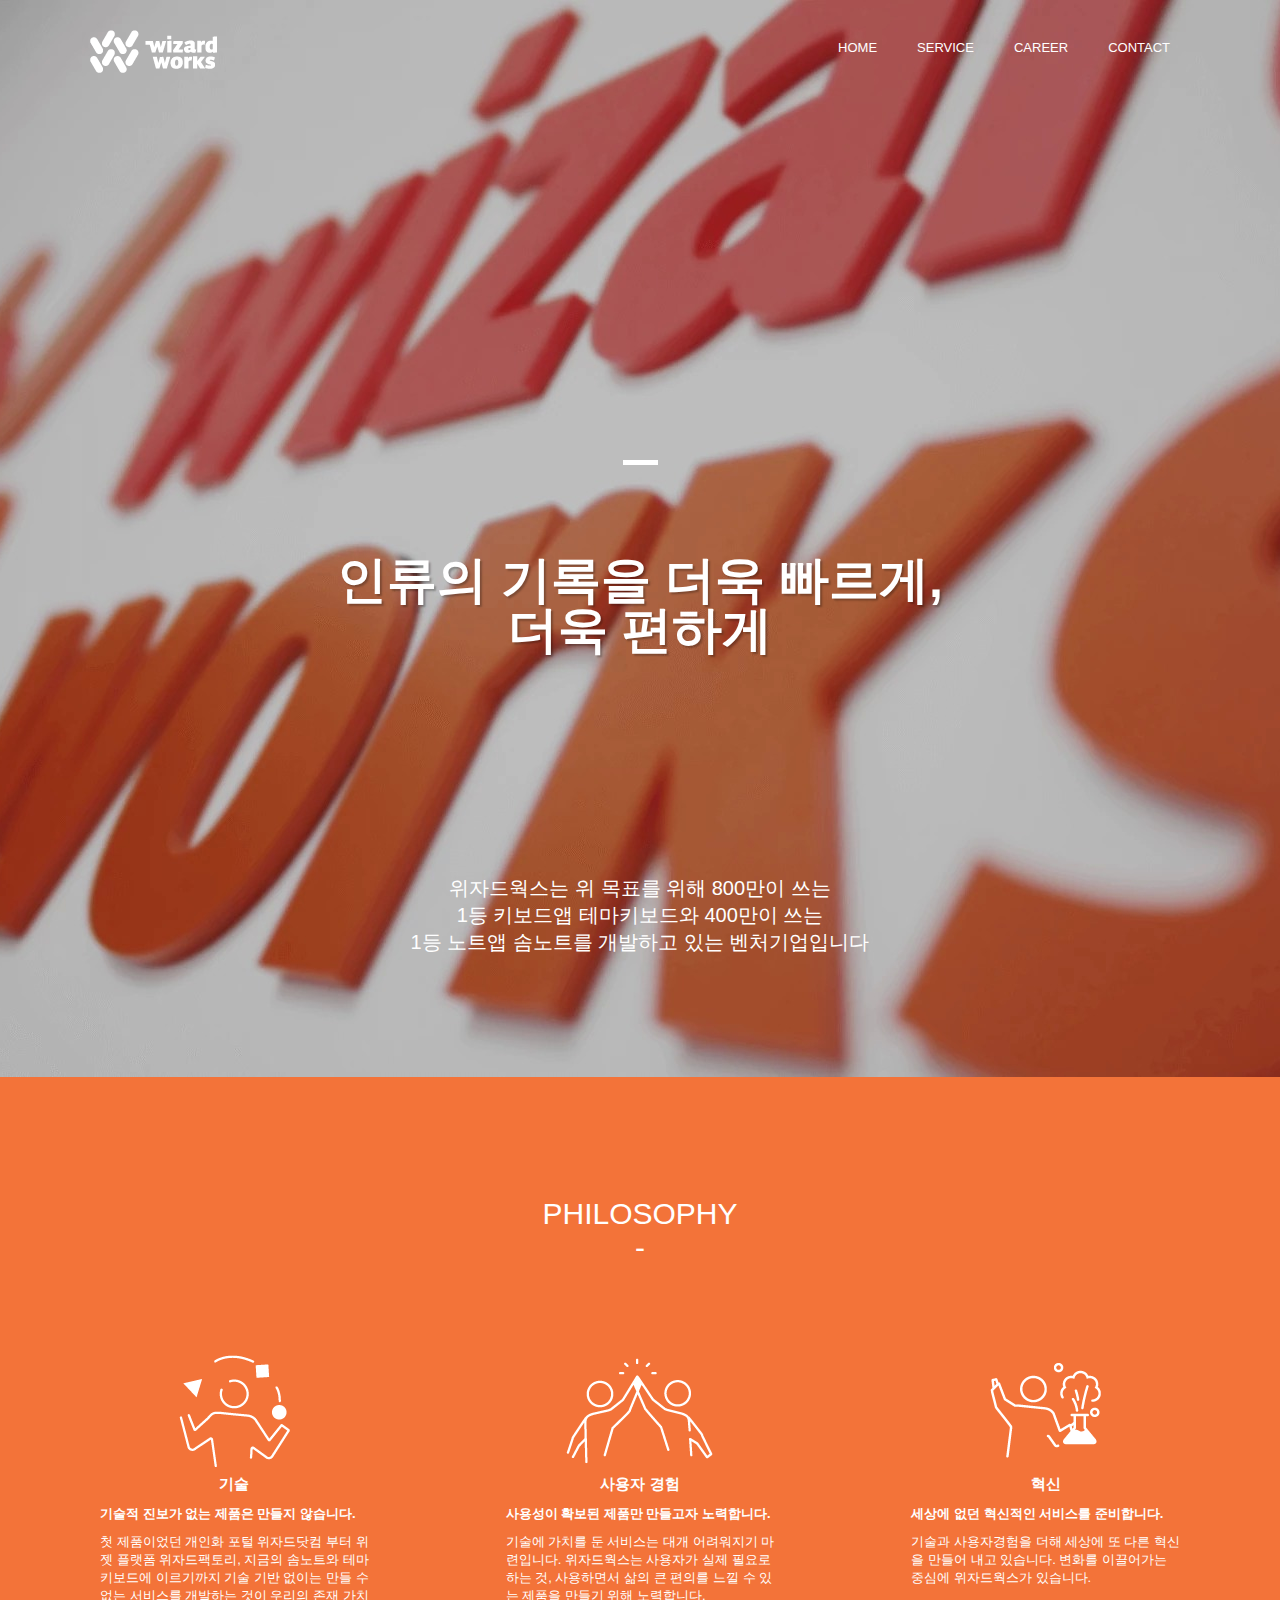
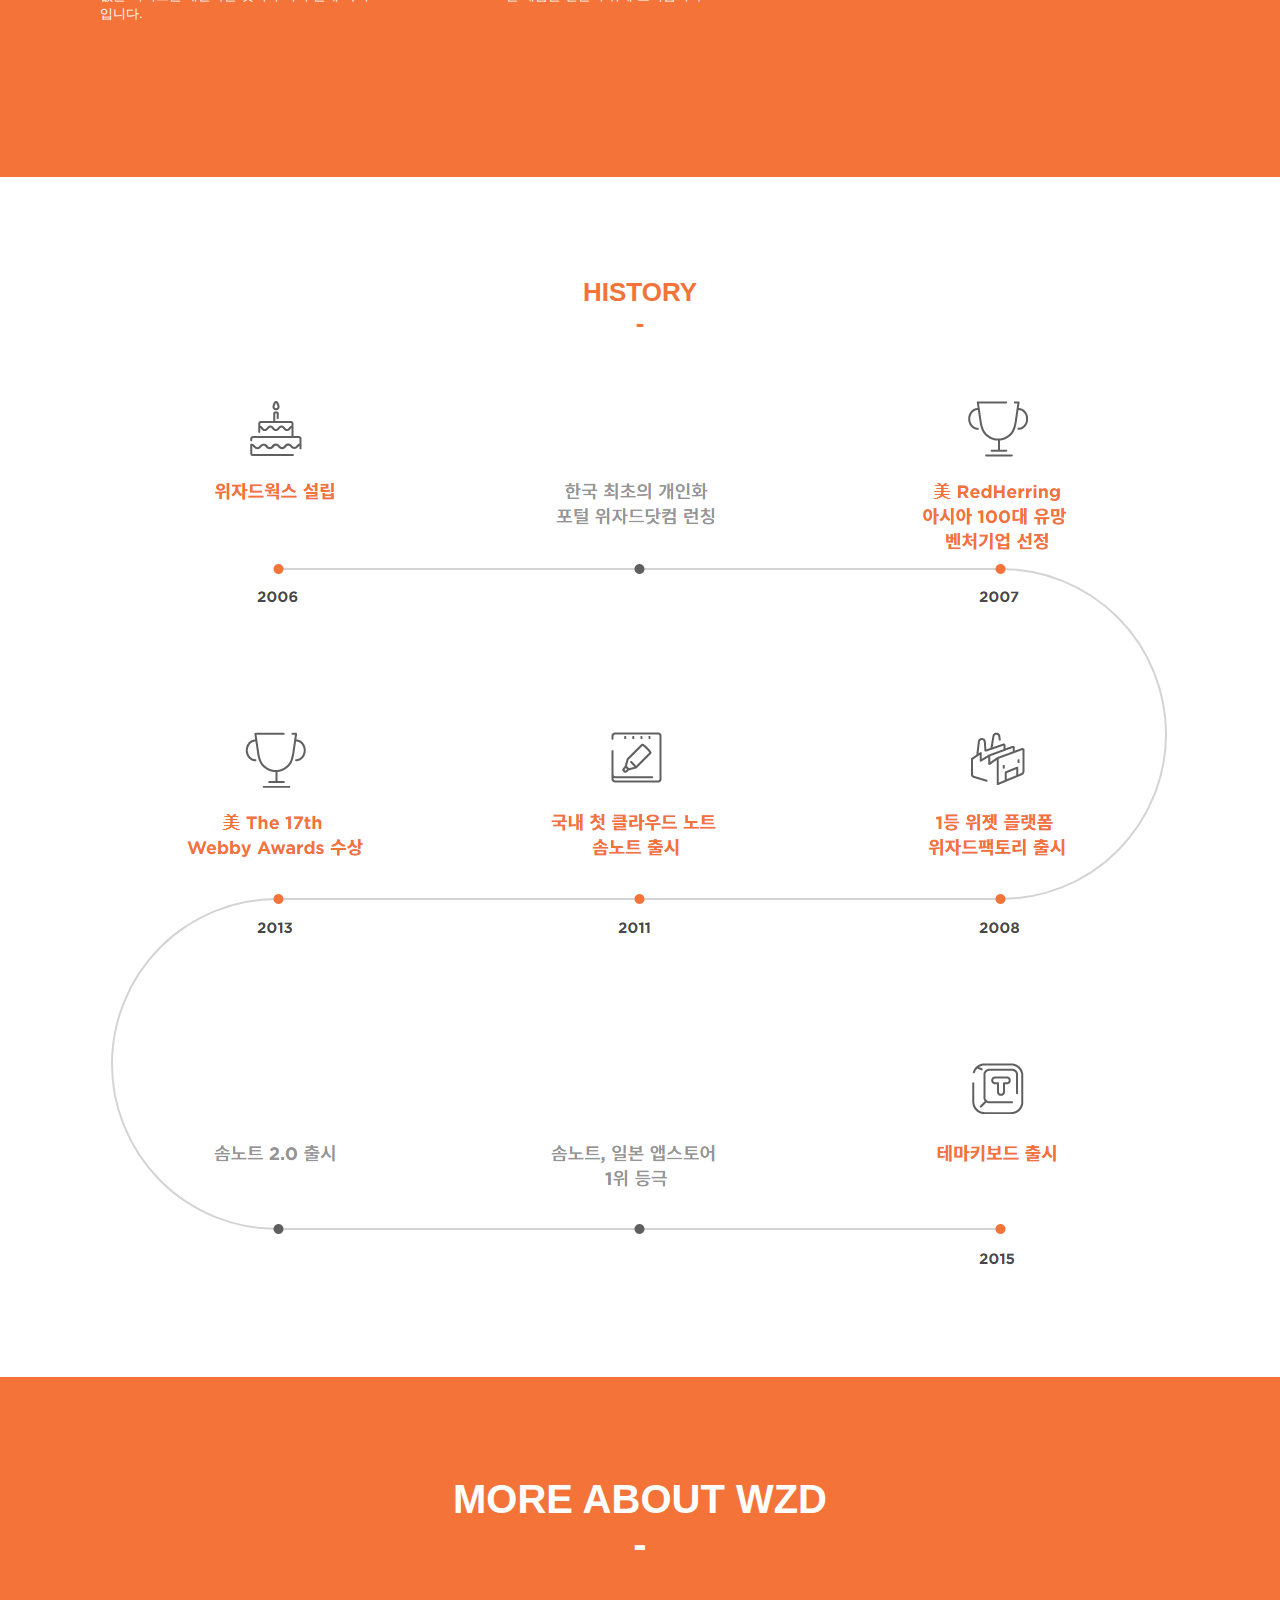
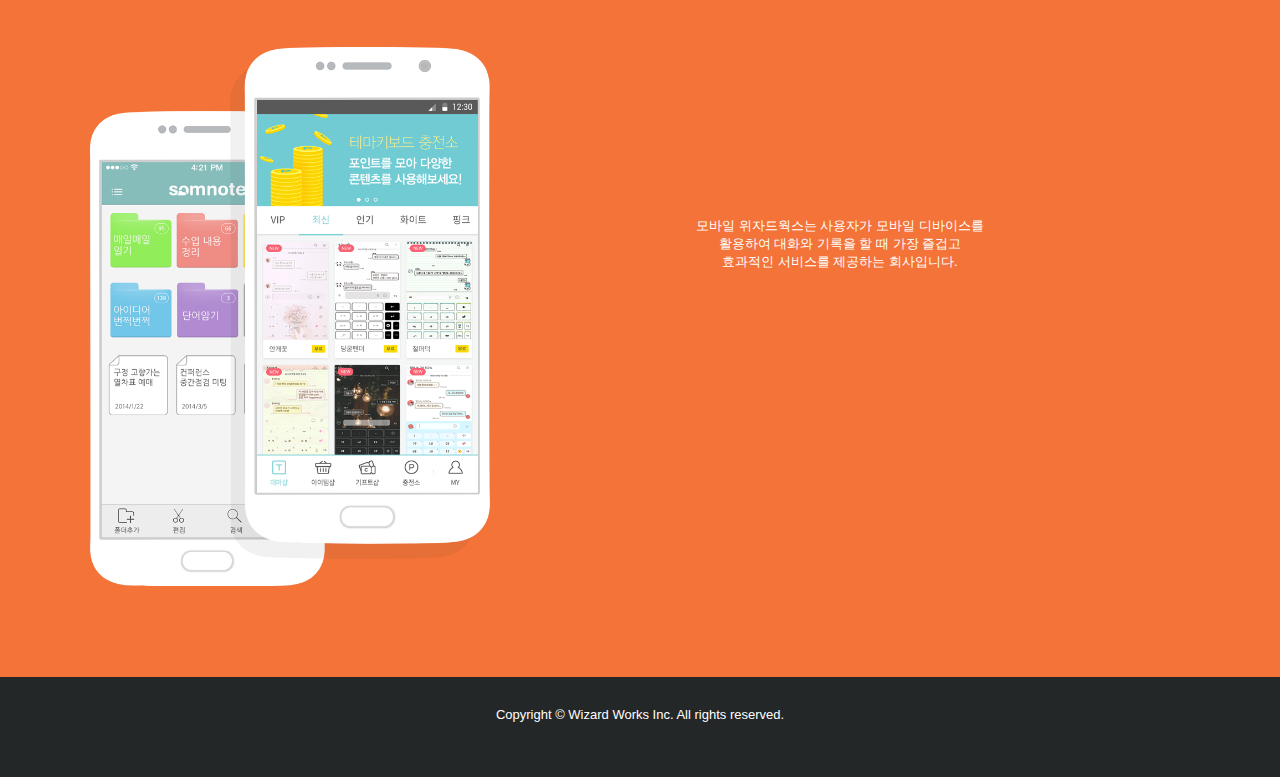
<file: index.html>
<!DOCTYPE html>
<html lang="ko">

<head>
    <meta charset="UTF-8">
    <meta name="viewport" content="width=device-width, initial-scale=1.0">
    <title>wizard_main</title>
    <link rel="stylesheet" href="./css/style.css">
</head>

<body>
    <div id="main">
        <!-- top -->
        <div class="top">
            <h1 class="logo_w"><a href="./index.html">
                    <img src="./images/logo_w.png" alt="logo">
                </a></h1>
            <ul class="gnb">
                <li><a href="#">HOME</a></li>
                <li><a href="./sub/sub_page.html" target="_blank">SERVICE</a></li>
                <li><a href="#">CAREER</a></li>
                <li><a href="#">CONTACT</a></li>
            </ul>
        </div>
        <!-- banner -->
        <div id="banner_wrap">
            <div class="banner">
                <div class="line">
                    <span class="w"></span>
                 </div>
                <h1>
                    <br>인류의 기록을 더욱 빠르게,
                    <br> 더욱 편하게
                </h1>
                <p>위자드웍스는 위 목표를 위해 800만이 쓰는
                    <br> 1등 키보드앱 테마키보드와 400만이 쓰는
                    <br> 1등 노트앱 솜노트를 개발하고 있는 벤처기업입니다
                </p>
            </div>
        </div>
    </div>
    <!-- main end -->
    <div id="contaner1_wrap">
        <p class="hh">PHILOSOPHY
            <br>-
        </p>
        <div class="contaner1">
            <div class="box">
                <h1 class="box_img"><img src="./images/icon_skill.png" alt="icon_skill"></h1>
                <h3>기술</h3>
                <p class="pp1">기술적 진보가 없는 제품은 만들지 않습니다.</p>
                <p>첫 제품이었던 개인화 포털 위자드닷컴 부터 위
                    <br> 젯 플랫폼 위자드팩토리, 지금의 솜노트와 테마
                    <br> 키보드에 이르기까지 기술 기반 없이는 만들 수
                    <br> 없는 서비스를 개발하는 것이 우리의 존재 가치
                    <br> 입니다.
                </p>
            </div>
            <div class="box">
                <h1 class="box_img"><img src="./images/icon_ux.png" alt="icon_ux"></h1>
                <h3>사용자 경험</h3>
                <p class="pp1">사용성이 확보된 제품만 만들고자 노력합니다.</p>
                <p>기술에 가치를 둔 서비스는 대개 어려워지기 마
                    <br> 련입니다. 위자드웍스는 사용자가 실제 필요로
                    <br> 하는 것, 사용하면서 삶의 큰 편의를 느낄 수 있
                    <br> 는 제품을 만들기 위해 노력합니다.
                </p>
            </div>
            <div class="box">
                <h1 class="box_img"><img src="./images/icon_innovation.png" alt="icon_innovation"></h1>
                <h3>혁신</h3>
                <p class="pp1">세상에 없던 혁신적인 서비스를 준비합니다.</p>
                <p>기술과 사용자경험을 더해 세상에 또 다른 혁신
                    <br> 을 만들어 내고 있습니다. 변화를 이끌어가는
                    <br> 중심에 위자드웍스가 있습니다.
                </p>
            </div>
        </div>
    </div>
    <!-- contaner1 end -->
    <div id="contaner2_wrap">
        <h1 class="hh2">HISTORY
            <br>-
        </h1>
        <h1><img src="./images/history.png" alt="history"></h1>
    </div>
    <!-- contaner2 end -->
    <div id="contaner3_wrap">
        <div class="contaner3">
            <h1 class="hh3">MORE ABOUT WZD
                <br>-
            </h1>
            <div class="contaner3_box">
                <div class="box2">
                    <h1><a href="#">
                        <img src="./images/mobile.png" alt="mobile">
                    </a></h1>
                </div>
                    <div class="box3">
                        <p>모바일 위자드웍스는 사용자가 모바일 디바이스를
                            <br> 활용하여 대화와 기록을 할 때 가장 즐겁고
                            <br> 효과적인 서비스를 제공하는 회사입니다.
                        </p>
                    </div>
            </div>
        </div>
    </div>
    <!-- contaner3 end -->
    <div id="footer_wrap">
        <div class="footer">
            <p>Copyright © Wizard Works Inc. All rights reserved.</p>
        </div>
    </div>
</body>

</html>
</file>
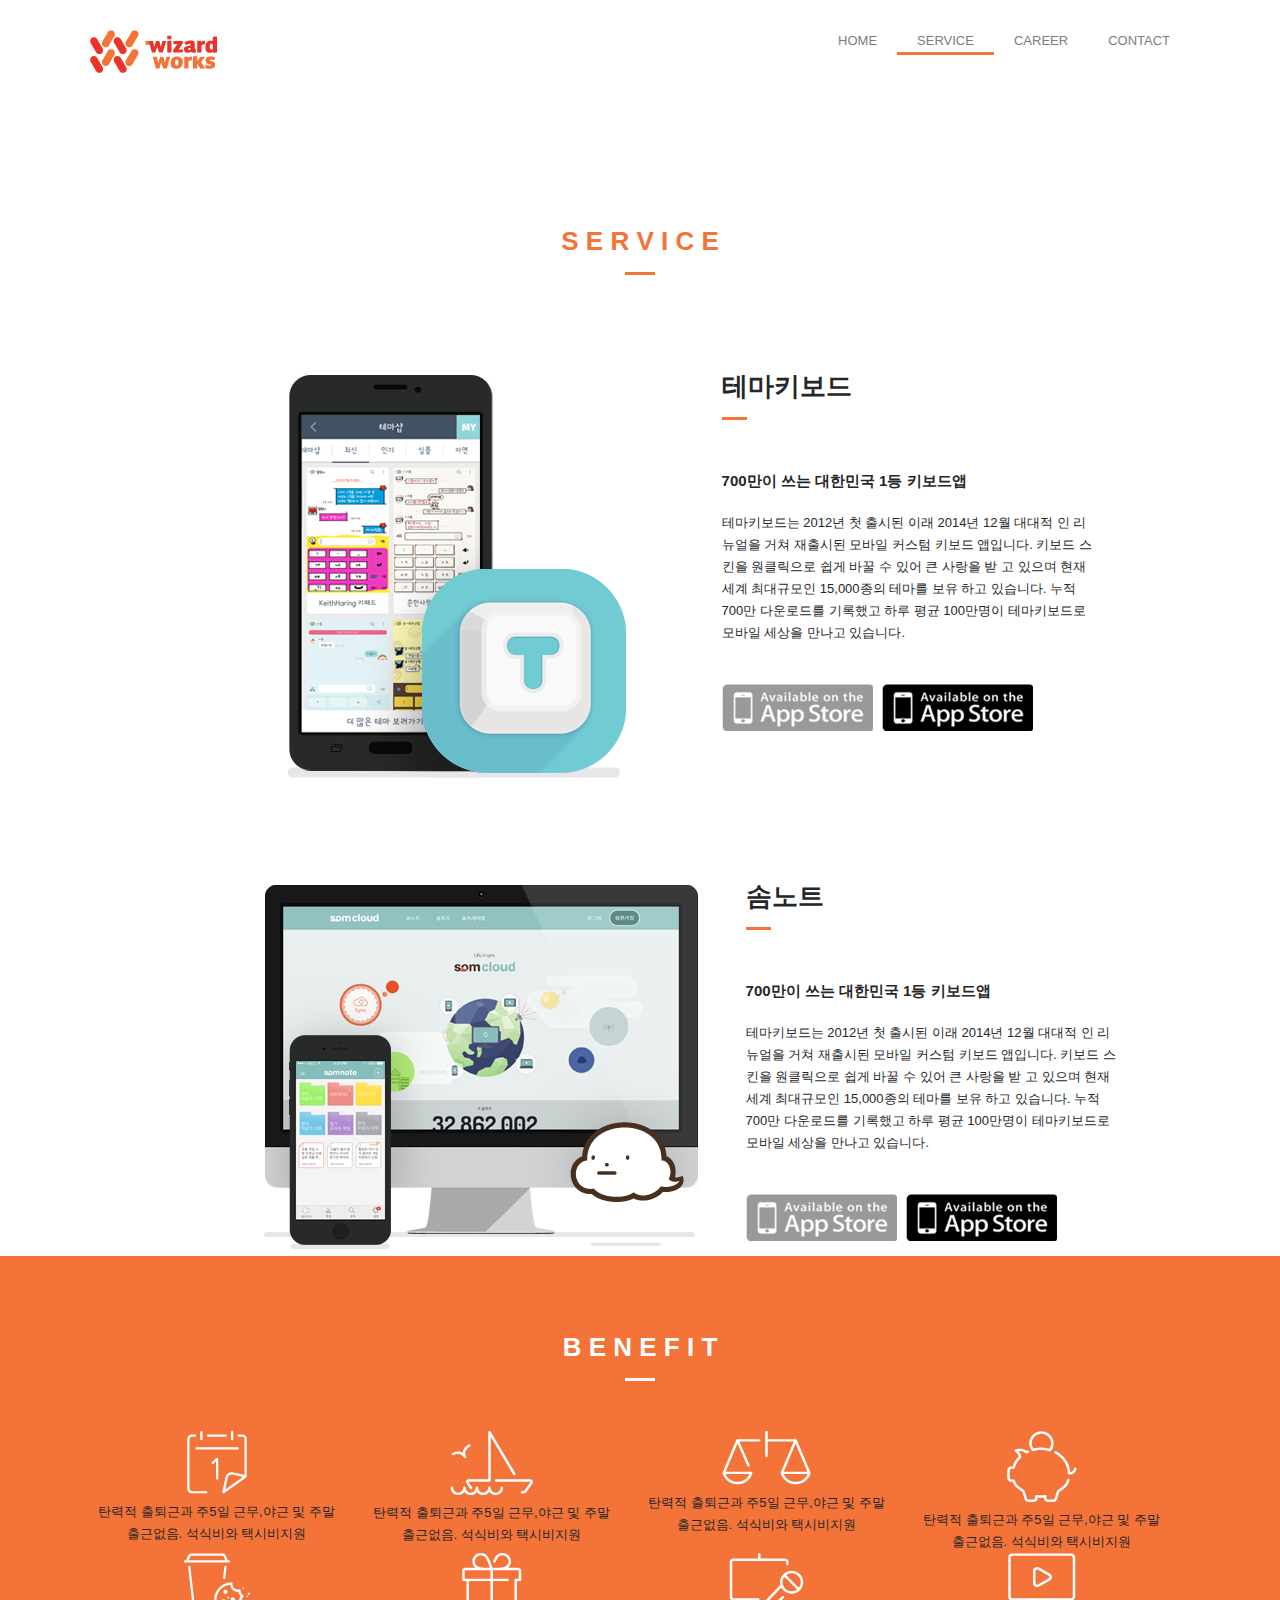
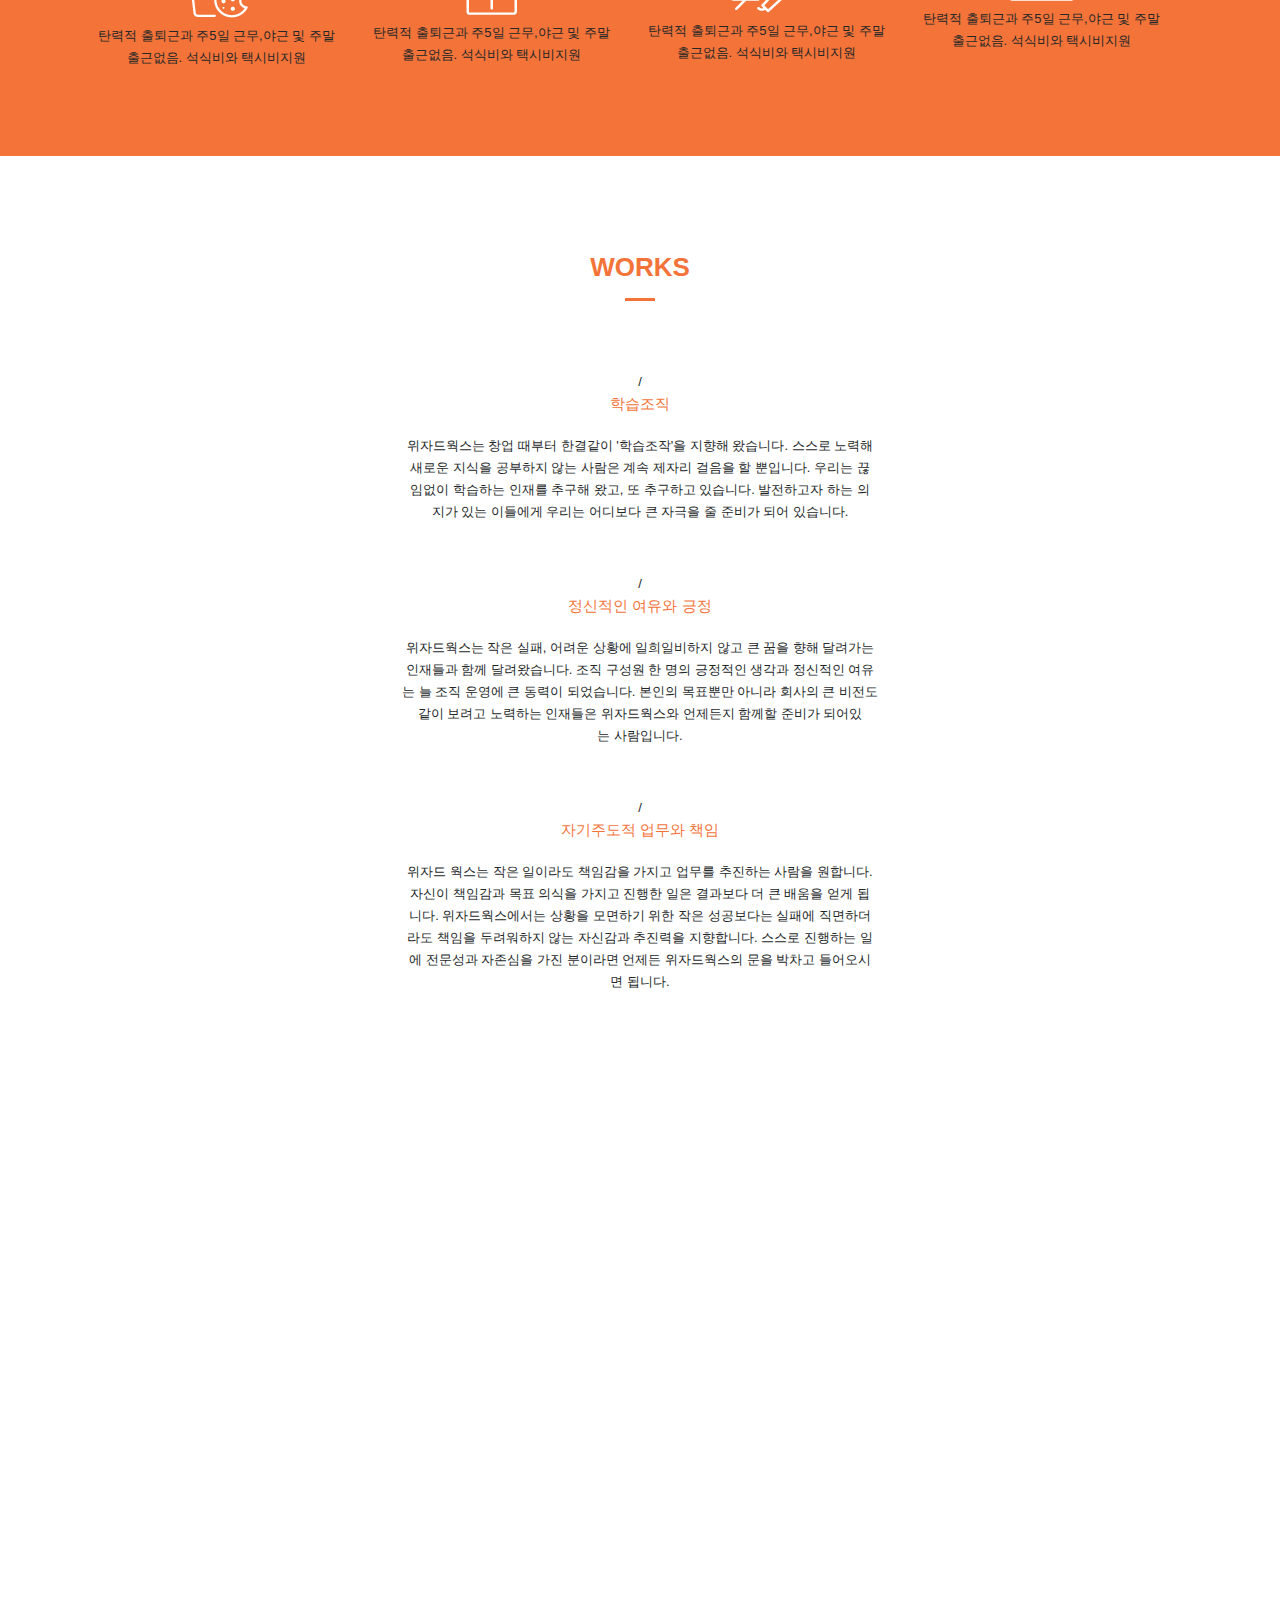
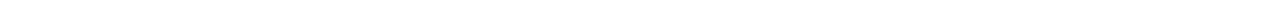
<file: sub/sub_page.html>
<!DOCTYPE html>
<html lang="ko">

<head>
    <meta charset="UTF-8">
    <meta name="viewport" content="width=device-width, initial-scale=1.0">
    <title>sub_page</title>
    <link rel="stylesheet" href="../css/sub_syle.css">
</head>

<body>
    <!-- top -->
    <div id="top">
        <h1 class="logo_w"><a href="../ex.html">
                <img src="../images/logo.png" alt="logo">
            </a></h1>
        <ul class="gnb">
            <li><a href="#">HOME</a></li>
            <li class="on"><a href="./sub_page.html">SERVICE</a></li>
            <li><a href="#">CAREER</a></li>
            <li><a href="#">CONTACT</a></li>
        </ul>
    </div>
    <!-- contents1 -->
    <div id="contents_wrap">
        <h1 class="hh">S E R V I C E</h1>
        <div class="special"></div>
        <div class="contents">
            <div class="box1">
                <img src="../images/tk.png" alt="tk">
            </div>
            <div class="box2">
                <h1>테마키보드</h1>
                <div class="special2"></div>
                <p class="pp">700만이 쓰는 대한민국 1등 키보드앱</p>
                <p class="pp2">테마키보드는 2012년 첫 출시된 이래 2014년 12월 대대적 인 리
                    <br> 뉴얼을 거쳐 재출시된 모바일 커스텀 키보드 앱입니다. 키보드 스
                    <br> 킨을 원클릭으로 쉽게 바꿀 수 있어 큰 사랑을 받 고 있으며 현재
                    <br> 세계 최대규모인 15,000종의 테마를 보유 하고 있습니다. 누적
                    <br> 700만 다운로드를 기록했고 하루 평균 100만명이 테마키보드로
                    <br> 모바일 세상을 만나고 있습니다.
                </p>
                <img src="../images/btn_ios.png" alt="btn_ios">
            </div>
        </div>
    </div>
    <!-- contents2 -->
    <div id="contents_wrap">
        <div class="contents">
            <div class="box1">
                <img src="../images/somcloud.png" alt="somcloud">
            </div>
            <div class="box2">
                <h1>솜노트</h1>
                <div class="special2"></div>
                <p class="pp">700만이 쓰는 대한민국 1등 키보드앱</p>
                <p class="pp2">테마키보드는 2012년 첫 출시된 이래 2014년 12월 대대적 인 리
                    <br> 뉴얼을 거쳐 재출시된 모바일 커스텀 키보드 앱입니다. 키보드 스
                    <br> 킨을 원클릭으로 쉽게 바꿀 수 있어 큰 사랑을 받 고 있으며 현재
                    <br> 세계 최대규모인 15,000종의 테마를 보유 하고 있습니다. 누적
                    <br> 700만 다운로드를 기록했고 하루 평균 100만명이 테마키보드로
                    <br> 모바일 세상을 만나고 있습니다.

                </p>
                <img src="../images/btn_ios.png" alt="btn_ios">
            </div>
        </div>
    </div>
    <!-- contaner -->
    <div id="contaner_wrap">
        <h1 class="hh2">B E N E F I T</h1>
        <div class="specia3"></div>
        <div class="contaner">
            <ul class="gnb2">
                <li><a href="#">
                        <img src="../images/bn1.png" alt="bn3">
                        <p>탄력적 출퇴근과 주5일 근무,야근 및 주말
                            <br> 출근없음. 석식비와 택시비지원
                        </p>
                    </a></li>
                <li><a href="#">
                        <img src="../images/bn2.png" alt="bn3">
                        <p>탄력적 출퇴근과 주5일 근무,야근 및 주말
                            <br> 출근없음. 석식비와 택시비지원
                        </p>
                    </a></li>
                <li><a href="#">
                        <img src="../images/bn3.png" alt="bn3">
                        <p>탄력적 출퇴근과 주5일 근무,야근 및 주말
                            <br> 출근없음. 석식비와 택시비지원
                        </p>
                    </a></li>
                <li><a href="#">
                        <img src="../images/bn4.png" alt="bn4">
                        <p>탄력적 출퇴근과 주5일 근무,야근 및 주말
                            <br> 출근없음. 석식비와 택시비지원
                        </p>
                    </a></li>
                <li><a href="#"> <img src="../images/bn5.png" alt="bn5">
                        <p>탄력적 출퇴근과 주5일 근무,야근 및 주말
                            <br> 출근없음. 석식비와 택시비지원
                        </p>
                    </a></li>
                <li><a href="#"> <img src="../images/bn6.png" alt="bn6">
                        <p>탄력적 출퇴근과 주5일 근무,야근 및 주말
                            <br> 출근없음. 석식비와 택시비지원
                        </p>
                    </a></li>
                <li><a href="#"><img src="../images/bn7.png" alt="bn7">
                        <p>탄력적 출퇴근과 주5일 근무,야근 및 주말
                            <br> 출근없음. 석식비와 택시비지원
                        </p>
                    </a></li>
                <li><a href="#"> <img src="../images/bn8.png" alt="bn8">
                        <p>탄력적 출퇴근과 주5일 근무,야근 및 주말
                            <br> 출근없음. 석식비와 택시비지원
                        </p>
                    </a></li>
            </ul>
        </div>
    </div>
    <!-- contaner2 -->
    <div id="contaner2_wrap">
        <h1 class="hh"> WORKS</h1>
        <div class="special"></div>
        <ul class="contaner_box">
            <li>
                <p class="ff">/</p>
                <p class="text">학습조직</p>
                <p>위자드웍스는 창업 때부터 한결같이 '학습조작'을 지향해 왔습니다. 스스로 노력해
                    <br> 새로운 지식을 공부하지 않는 사람은 계속 제자리 걸음을 할 뿐입니다. 우리는 끊
                    <br> 임없이 학습하는 인재를 추구해 왔고, 또 추구하고 있습니다. 발전하고자 하는 의
                    <br> 지가 있는 이들에게 우리는 어디보다 큰 자극을 줄 준비가 되어 있습니다.
                </p>
            </li>
            <li>
                <p class="ff">/</p>
                <p class="text">정신적인 여유와 긍정</p>
                <p>위자드웍스는 작은 실패, 어려운 상황에 일희일비하지 않고 큰 꿈을 향해 달려가는
                    <br> 인재들과 함께 달려왔습니다. 조직 구성원 한 명의 긍정적인 생각과 정신적인 여유
                    <br> 는 늘 조직 운영에 큰 동력이 되었습니다. 본인의 목표뿐만 아니라 회사의 큰 비전도
                    <br> 같이 보려고 노력하는 인재들은 위자드웍스와 언제든지 함께할 준비가 되어있
                    <br> 는 사람입니다.
                </p>
            </li>
            <li>
                <p class="ff">/</p>
                <p class="text">자기주도적 업무와 책임</p>
                <p>위자드 웍스는 작은 일이라도 책임감을 가지고 업무를 추진하는 사람을 원합니다.
                    <br> 자신이 책임감과 목표 의식을 가지고 진행한 일은 결과보다 더 큰 배움을 얻게 됩
                    <br> 니다. 위자드웍스에서는 상황을 모면하기 위한 작은 성공보다는 실패에 직면하더
                    <br> 라도 책임을 두려워하지 않는 자신감과 추진력을 지향합니다. 스스로 진행하는 일
                    <br> 에 전문성과 자존심을 가진 분이라면 언제든 위자드웍스의 문을 박차고 들어오시
                    <br> 면 됩니다.
                </p>
            </li>
        </ul>
    </div>
    <!-- maps -->
     <div id="maps_wrap">
        <iframe src="https://www.google.com/maps/embed?pb=!1m18!1m12!1m3!1d3162.567997665867!2d126.98454284055988!3d37.565240672155284!2m3!1f0!2f0!3f0!3m2!1i1024!2i768!4f13.1!3m3!1m2!1s0x357ca2e577124aad%3A0x23020c3435459ab0!2zKOyjvCnsnITsnpDrk5zsm43siqQ!5e0!3m2!1sko!2skr!4v1727065507626!5m2!1sko!2skr" width="1100" height="500" style="border:0;" allowfullscreen="" loading="lazy" referrerpolicy="no-referrer-when-downgrade"></iframe>
    </div>
</body>

</html>
</file>
<file: css/style.css>
*{
    padding: 0;
    margin: 0;
}
a{
    color: inherit;
    text-decoration: none;
}
ul{
    list-style: none;
}
body{
    font-family: 'Nanum Gothic', sans-serif;
    font-size: 13px;
    color: #242728;
}
#main{
    height: 1077px;
    width: 100%;
    background: url(../images/bg_index.jpg) no-repeat center;
}
.top{
    width: 1100px;
    height: 100px;
    margin: 0 auto;
    display: flex;
    padding-top: 30px;
    justify-content: space-between;
}
.gnb li{
    float: left;
    padding: 10px 20px;
    color: #fff;
}
.gnb li a:hover{
    border-bottom: 3px solid #f37339;
}
/* banner */
.banner{
    width: 1170px;
    margin: 320px auto;
    text-align: center;
    color: #fff;
}
.line {
    margin: 10px 0 20px;
    display: flex;
    justify-content: center;
}

.line span {
    margin: 10px 0 20px;
display: block;
width: 35px;
height: 5px;
}
.w {
    background-color: #fff;
}
.banner h1{
    font-size: 50px;
    line-height: 50px;
    text-shadow: 2px 2px 2px rgba(0, 0, 0, 0.263);
    padding-bottom: 120px;
    color: #fff;
}
.banner p{
    padding-top: 100px;
    font-size: 20px;
    color: #fff;
}
#contaner1_wrap{
    background-color: #f37339;
    height: 700px;
}
.hh{
    text-align: center;
    color: #fff;
    font-size: 30px;
    padding: 10px 0;
    padding-top: 120px;
}
.contaner1{
    margin: 0 auto;
    width: 1080px;
    display: flex;
    justify-content: space-between;
    color: #fff;
    padding-top: 80px;
}
.box h3{
    text-align: center;
}
.box_img{
    text-align: center;
}
.pp1{
    padding: 10px 0;
    font-weight: 800;
}
#contaner2_wrap{
    width: 1100px;
    height: 1200px;
    margin: 0 auto;
    text-align: center;
}
.hh2{
    color: #f37339;
    font-weight: bold;
    padding: 50px 0;
    padding-top: 100px;
}
/* contaner2 */
#contaner3_wrap{
    height: 900px;
    background-color: #f37339;
}
.contaner3{
    width: 1100px;
    height: 1000px;
    margin: 0 auto;
    text-align: center;
}
.hh3{
    font-size: 40px;
    padding-top: 100px;
    padding-bottom: 80px;
    color: #fff;
}
.contaner3_box{
    display: flex;
    justify-content: space-between;
}
.box2 img{
    width: 400px;
    color: #fff;
}
.box3{
    padding-top: 170px;
    width: 700px;
    color: #fff;
}
/* contaner3 */
#footer_wrap{
    background-color: #242728;
    height: 100px;
}
.footer{
    color: #fff;
    text-align: center;
    padding-top: 30px;
}
</file>
<file: css/sub_syle.css>
*{
    padding: 0;
    margin: 0;
}
a{
    color: inherit;
    text-decoration: none;
}
ul{
    list-style: none;
}
body{
    font-family: 'Nanum Gothic', sans-serif;
    font-size: 13px;
    color: #242728;
    line-height: 22px;
}
#top{
    width: 1100px;
    height: 100px;
    margin: 0 auto;
    display: flex;
    padding-top: 30px;
    justify-content: space-between;
}
.gnb li{
    float: left;
}
.gnb li a{
    padding: 10px 20px;
    color: rgb(125,125,125);
}
.gnb li a:hover,.on{
    border-bottom: 3px solid #f37339;
}
/* contenst */
#contents_wrap{
    width: 1000px;
    margin: 0 auto;
    box-sizing: border-box;
}
.hh{
    text-align: center;
    padding-top: 100px;
    color: #f37339;
}
.hh2{
    text-align: center;
    padding-top: 80px;
    color: #fff;
}
.special{
    padding-top: 20px;
    width: 30px;
    margin: 0 auto;
    border-bottom: 3px solid #f37339;
}
.special2{
    padding-top: 20px;
    width: 25px;
    border-bottom: 3px solid #f37339;
}
.specia3{
    padding-top: 20px;
    width: 30px;
    margin: 0 auto;
    border-bottom: 3px solid #fff;
}
.contents{
    margin-left: 100px;
    display: flex;
    justify-content: space-around;
    margin-top: 100px;
}
.pp{
    font-size: 15px;
    font-weight: 700;
    padding: 50px 0 20px 0;
}
.pp2{
    font-weight: 500;
    padding-bottom: 40px;
}
/* contaner */
#contaner_wrap{
    height: 500px;
    background-color: #f37339;
}
.contaner{
    width: 1100px;
    margin: 0 auto;
    text-align: center;
    padding-top: 50px;
}
.gnb2 li{
    float: left;
    width: 23%;
    margin-right: 2%;
}
.gnb2 li :nth-child(4){
    margin-right: 0%;
}
.gnb2 li :nth-child(8){
    margin-right: 0%;
}
.gnb2 li a{
    display: block;
}
/* contaner2 */
#contaner2_wrap{
    width: 1100px;
    margin: 0 auto;
    text-align: center;
}
.contaner_box{
    padding: 20px 0;
}
.text{
    color: #f37339;
    font-size: 15px;
    padding-bottom: 20px;
}
.ff{
    padding-top: 50px;
}
#maps_wrap{
    padding: 50px;
    text-align: center;
}
</file>
